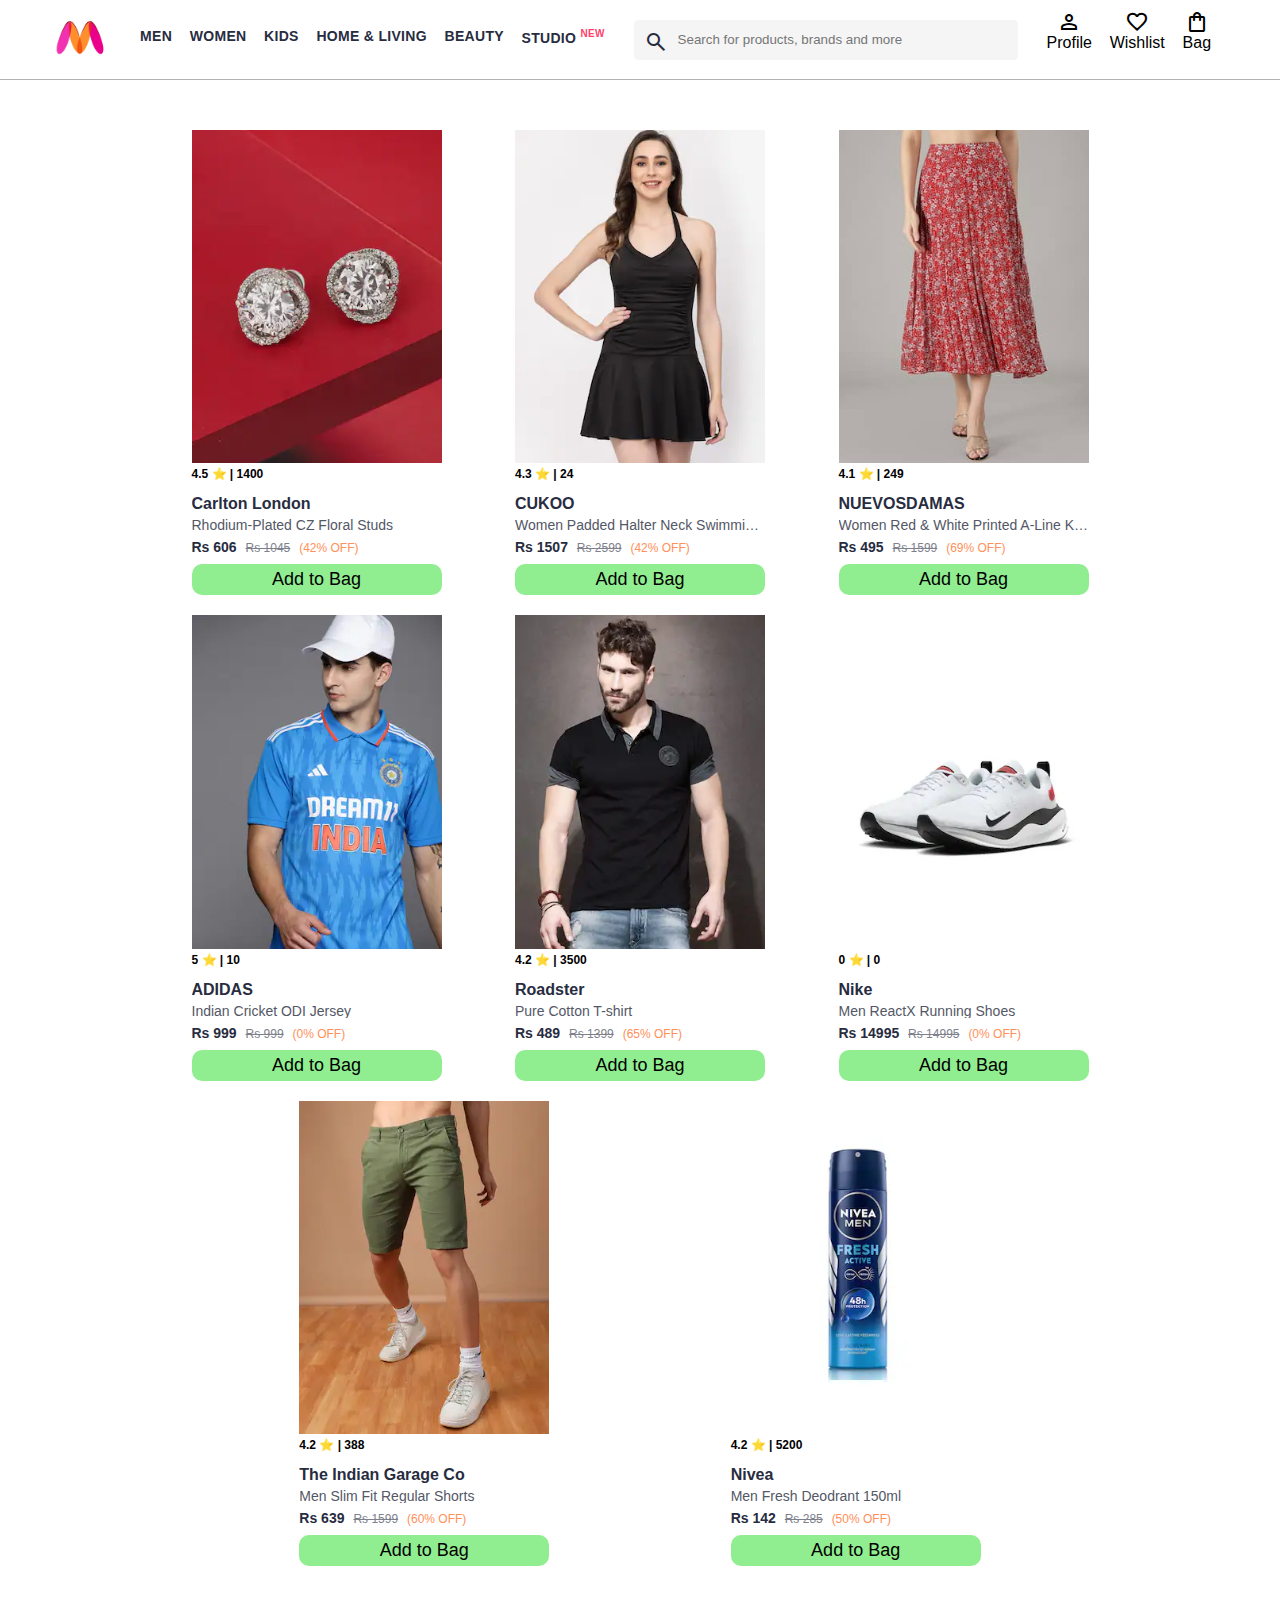
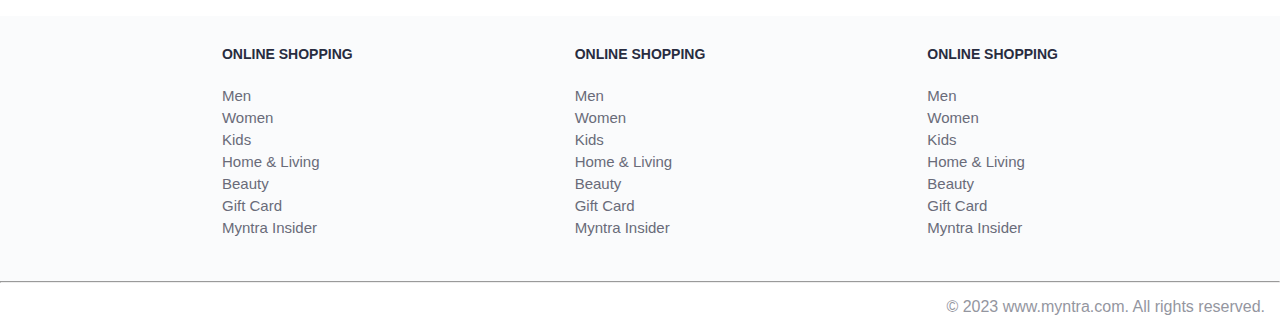
<file: index.html>
<!DOCTYPE html>
<html lang="en">

<head>
    <title>Myntra Functional Clone</title>
    <link rel="stylesheet" href="css/index.css">
    <link rel="stylesheet"
        href="https://fonts.googleapis.com/css2?family=Material+Symbols+Outlined:opsz,wght,FILL,GRAD@20..48,100..700,0..1,-50..200" />
</head>

<body>
    <header>
        <div class="logo_container">
            <a href="#"><img class="myntra_home" src="images/myntra_logo.webp" alt="Myntra Home"></a>
        </div>
        <nav class="nav_bar">
            <a href="#">Men</a>
            <a href="#">Women</a>
            <a href="#">Kids</a>
            <a href="#">Home & Living</a>
            <a href="#">Beauty</a>
            <a href="#">Studio <sup>New</sup></a>
        </nav>
        <div class="search_bar">
            <span class="material-symbols-outlined search_icon">search</span>
            <input class="search_input" placeholder="Search for products, brands and more">
        </div>
        <div class="action_bar">
            <div class="action_container">
                <span class="material-symbols-outlined action_icon">person</span>
                <span class="action_name">Profile</span>
            </div>

            <div class="action_container">
                <span class="material-symbols-outlined action_icon">favorite</span>
                <span class="action_name">Wishlist</span>
            </div>

            <a class="action_container" href="pages/bag.html">
                <span class="material-symbols-outlined action_icon">shopping_bag</span>
                <span class="action_name">Bag</span>
                <span class="bag-item-count">0</span>
            </a>
        </div>
    </header>
    <main>
        <div class="items-container">

        </div>
    </main>
    <footer>
        <div class="footer_container">
            <div class="footer_column">
                <h3>ONLINE SHOPPING</h3>

                <a href="#">Men</a>
                <a href="#">Women</a>
                <a href="#">Kids</a>
                <a href="#">Home & Living</a>
                <a href="#">Beauty</a>
                <a href="#">Gift Card</a>
                <a href="#">Myntra Insider</a>
            </div>

            <div class="footer_column">
                <h3>ONLINE SHOPPING</h3>

                <a href="#">Men</a>
                <a href="#">Women</a>
                <a href="#">Kids</a>
                <a href="#">Home & Living</a>
                <a href="#">Beauty</a>
                <a href="#">Gift Card</a>
                <a href="#">Myntra Insider</a>
            </div>

            <div class="footer_column">
                <h3>ONLINE SHOPPING</h3>

                <a href="#">Men</a>
                <a href="#">Women</a>
                <a href="#">Kids</a>
                <a href="#">Home & Living</a>
                <a href="#">Beauty</a>
                <a href="#">Gift Card</a>
                <a href="#">Myntra Insider</a>
            </div>
        </div>
        <hr>

        <div class="copyright">
            © 2023 www.myntra.com. All rights reserved.
        </div>
    </footer>


    <script src="data/items.js"></script>
    <script src="scripts/index.js"></script>
</body>

</html>
</file>
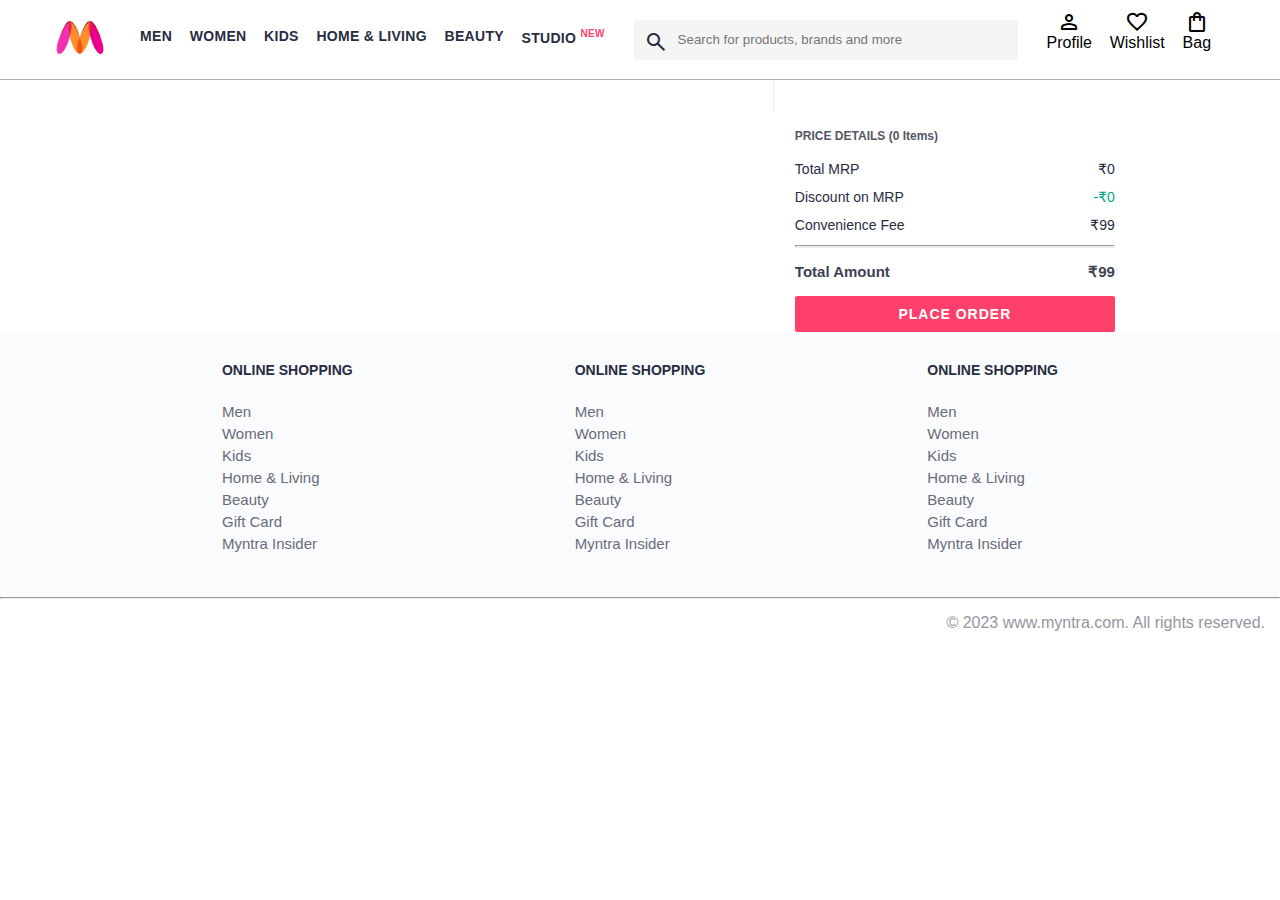
<file: pages/bag.html>
<!DOCTYPE html>
<html lang="en">

<head>
  <title>Myntra Clone</title>
  <link rel="stylesheet" href="../css/index.css">
  <link rel="stylesheet" href="../css/bag.css">
  <link rel="stylesheet"
    href="https://fonts.googleapis.com/css2?family=Material+Symbols+Outlined:opsz,wght,FILL,GRAD@20..48,100..700,0..1,-50..200" />
</head>

<body>
  <header>
    <div class="logo_container">
      <a href="#"><img class="myntra_home" src="../images/myntra_logo.webp" alt="Myntra Home"></a>
    </div>
    <nav class="nav_bar">
      <a href="#">Men</a>
      <a href="#">Women</a>
      <a href="#">Kids</a>
      <a href="#">Home & Living</a>
      <a href="#">Beauty</a>
      <a href="#">Studio <sup>New</sup></a>
    </nav>
    <div class="search_bar">
      <span class="material-symbols-outlined search_icon">search</span>
      <input class="search_input" placeholder="Search for products, brands and more">
    </div>
    <div class="action_bar">
      <div class="action_container">
        <span class="material-symbols-outlined action_icon">person</span>
        <span class="action_name">Profile</span>
      </div>

      <div class="action_container">
        <span class="material-symbols-outlined action_icon">favorite</span>
        <span class="action_name">Wishlist</span>
      </div>

      <div class="action_container">
        <span class="material-symbols-outlined action_icon">shopping_bag</span>
        <span class="action_name">Bag</span>
        <span class="bag-item-count">0</span>
      </div>
    </div>
  </header>
  <main>
    <div class="bag-page">
      <div class="bag-items-container">

      </div>
      <div class="bag-summary">
        <div class="bag-details-container">
          <div class="price-header">PRICE DETAILS (2 Items) </div>
          <div class="price-item">
            <span class="price-item-tag">Total MRP</span>
            <span class="price-item-value">Rs1284</span>
          </div>
          <div class="price-item">
            <span class="price-item-tag">Discount on MRP</span>
            <span class="price-item-value priceDetail-base-discount">-Rs143</span>
          </div>
          <div class="price-item">
            <span class="price-item-tag">Convenience Fee</span>
            <span class="price-item-value">Rs 99</span>
          </div>
          <hr>
          <div class="price-footer">
            <span class="price-item-tag">Total Amount</span>
            <span class="price-item-value">Rs 1240</span>
          </div>
        </div>
        <button class="btn-place-order">
          <div class="css-xjhrni">PLACE ORDER</div>
        </button>
      </div>

    </div>
  </main>
  <footer>
    <div class="footer_container">
      <div class="footer_column">
        <h3>ONLINE SHOPPING</h3>

        <a href="#">Men</a>
        <a href="#">Women</a>
        <a href="#">Kids</a>
        <a href="#">Home & Living</a>
        <a href="#">Beauty</a>
        <a href="#">Gift Card</a>
        <a href="#">Myntra Insider</a>
      </div>

      <div class="footer_column">
        <h3>ONLINE SHOPPING</h3>

        <a href="#">Men</a>
        <a href="#">Women</a>
        <a href="#">Kids</a>
        <a href="#">Home & Living</a>
        <a href="#">Beauty</a>
        <a href="#">Gift Card</a>
        <a href="#">Myntra Insider</a>
      </div>

      <div class="footer_column">
        <h3>ONLINE SHOPPING</h3>

        <a href="#">Men</a>
        <a href="#">Women</a>
        <a href="#">Kids</a>
        <a href="#">Home & Living</a>
        <a href="#">Beauty</a>
        <a href="#">Gift Card</a>
        <a href="#">Myntra Insider</a>
      </div>
    </div>
    <hr>

    <div class="copyright">
      © 2023 www.myntra.com. All rights reserved.
    </div>
  </footer>
  <script src="../data/items.js"></script>
  <script src="../scripts/index.js"></script>
  <script src="../scripts/bag.js"></script>
</body>

</html>
</file>
<file: css/index.css>
* {
    margin: 0;
    padding: 0;
    font-family: Assistant, -apple-system, BlinkMacSystemFont, Segoe UI, Roboto, Helvetica, Arial, sans-serif;
    box-sizing: border-box;
}

header {
    display: flex;
    background-color: #ffffff;
    height: 80px;
    justify-content: space-between;
    align-items: center;
    border-bottom: 1px solid #b6b1b1;
}

.myntra_home {
    height: 45px;
}

.logo_container {
    margin-left: 4%;
}

.action_bar {
    margin-right: 4%;
}

.nav_bar {
    display: flex;
    min-width: 500px;
    justify-content: space-evenly;
}

.nav_bar a {
    font-size: 14px;
    letter-spacing: .3px;
    color: #282c3f;
    font-weight: 700;
    text-transform: uppercase;
    text-decoration: none;
    padding: 27px 0;
    border-bottom: 5px solid #ffffff;
}

.nav_bar a:hover {
    border-bottom: 4px solid #f54e77;
}

.nav_bar a sup {
    color: #ff3f6c;
    font-size: 10px;
}

.search_bar {
    height: 40px;
    min-width: 200px;
    width: 30%;
    display: flex;
    align-items: center;
}

.search_icon {
    box-sizing: content-box;
    height: 20px;
    padding: 10px;

    background-color: #f5f5f6;
    color: #282c3f;
    font-weight: 300;
    border-radius: 4px 0 0 4px;
}

.search_input {
    color: #696e79;
    background-color: #f5f5f6;
    flex-grow: 1;
    height: 40px;
    border: 0;
    border-radius: 0 4px 4px 0;
}

.action_bar {
    display: flex;
    min-width: 200px;
    justify-content: space-evenly;
}

.action_container {
    display: flex;
    flex-direction: column;
    align-items: center;
}

/* Main section */
.banner_container {
    margin: 40px 0;
}

.banner_image {
    width: 100%;
}

.category_heading {
    text-transform: uppercase;
    color: #3e4152;
    letter-spacing: .15em;
    font-size: 1.8em;
    margin: 50px 0 10px 30px;
    max-height: 5em;
    font-weight: 700;
}

.category-items,
.items-container {
    width: 80%;
    margin: 50px 10%;
    display: flex;
    flex-wrap: wrap;
    justify-content: space-evenly;
}

.sale_item {
    width: 250px;
}

.footer_container {
    padding: 30px 0px 40px 0px;
    background: #FAFBFC;
    display: flex;
    justify-content: space-evenly;
}

.footer_column {
    display: flex;
    flex-direction: column;
}

.footer_column h3 {
    color: #282c3f;
    font-size: 14px;
    margin-bottom: 25px;
}

.footer_column a {
    color: #696b79;
    font-size: 15px;
    text-decoration: none;
    padding-bottom: 5px;
}

.copyright {
    color: #94969f;
    text-align: end;
    padding: 15px;
}

.items-container {
    width: 80%;
    margin: 40px 10%;
}

.item-container {
    width: 250px;
    margin: 10px;
}

.item-image {
    width: 100%;
}

.rating {
    font-size: 12px;
    font-weight: 700;
}

.company-name {
    margin-top: 15px;
    font-size: 16px;
    font-weight: 700;
    line-height: 1;
    color: #282c3f;
    margin-bottom: 6px;
    overflow: hidden;
    text-overflow: ellipsis;
    white-space: nowrap;
}

.item-name {
    color: #535766;
    font-size: 14px;
    line-height: 1;
    margin-bottom: 0;
    margin-top: 0;
    overflow: hidden;
    text-overflow: ellipsis;
    white-space: nowrap;
    font-weight: 400;
    display: block;
}

.price {
    margin-top: 8px;
    font-size: 14px;
    line-height: 15px;
    color: #282c3f;
    white-space: nowrap;
}

.current-price {
    font-size: 14px;
    font-weight: 700;
    color: #282c3f;
}

.original-price {
    text-decoration: line-through;
    color: #7e818c;
    font-weight: 400;
    margin-left: 5px;
    font-size: 12px;
}

.discount {
    color: #ff905a;
    font-weight: 400;
    font-size: 12px;
    margin-left: 5px;
}

.btn-add-bag {
    margin-top: 8px;
    width: 100%;
    background-color: lightgreen;
    font-size: 18px;
    border: none;
    padding: 5px 15px;
    border-radius: 10px;
    cursor: pointer;
}

.bag-item-count {
    background-color: #f16565;
    white-space: nowrap;
    text-align: center;
    line-height: 18px;
    padding: 0 6px;
    height: 18px;
    position: relative;
    border-radius: 50%;
    font-size: 12px;
    color: #fff;
    left: 13px;
    top: -44px;
    font-weight: 700;
    cursor: pointer;
}

.action_container {
    text-decoration: none;
}

a.action_container:link {
    color: black;
}
</file>
<file: css/bag.css>
.bag-items-container {
  display: inline-block;
  width: 64%;
  padding-right: 20px;
  border-right: 1px solid #eaeaec;
  padding-top: 32px;
  color: #282c3f;
  font-size: 13px;
  line-height: 1.42857143;
}

.bag-page {
  width: 75%;
  margin-left: 12.5%;
}

.bag-summary {
  vertical-align: top;
  display: inline-block;
  width: 35%;
  padding: 24px 0 0 16px;
  color: #282c3f;
  font-size: 13px;
  line-height: 1.42857143;
}

.bag-details-container {
  margin-bottom: 16px;
}

.price-header {
  font-size: 12px;
  font-weight: 700;
  margin: 24px 0 16px;
  color: #535766;
}

.price-item {
  margin-bottom: 12px;
  line-height: 16px;
  font-size: 14px;
  color: #282c3f;
}

.price-item-value {
  float: right;
}

.priceDetail-base-discount {
  color: #03a685;
}

.price-footer {
  font-weight: 700;
  font-size: 15px;
  padding-top: 16px;
  border-top: 1px solid #eaeaec;
  color: #3e4152;
  line-height: 16px;
}

.btn-place-order {
  width: 100%;
  letter-spacing: 1px;
  font-size: 14px;
  font-weight: 600;
  border-radius: 2px;
  border-width: 0px;
  padding: 10px 16px;
  background-color: rgb(255, 63, 108);
  color: rgb(255, 255, 255);
  cursor: pointer;
}

.bag-item-container {
  margin-bottom: 8px;
  background: #fff;
  font-size: 14px;
  border: 1px solid #eaeaec;
  border-radius: 4px;
  position: relative;
  padding: 12px 12px 0;
}

.item-left-part {
  position: absolute;
  background: rgb(255, 242, 223);
  height: 148px;
  width: 111px;
}

.item-right-part {
  padding-left: 12px;
  position: relative;
  min-height: 148px;
  margin-left: 111px;
  margin-bottom: 12px;
}

.bag-item-img {
  width: 100%;
}

.return-period {
  display: inline-flex;
  font-size: 14px;
  padding-top: 8px;
}

.return-period-days {
  font-weight: 700;
  margin-right: 4px;
}

.delivery-details {
  margin-top: 5px;
  color: #282c3f;
  font-size: 12px;
  letter-spacing: -.1px;
  margin-bottom: 8px;
  line-height: 15px;
}

.delivery-details-days {
  color: #03a685;
}

.remove-from-cart {
  position: absolute;
  font-size: 25px;
  top: 10px;
  right: 18px;
  width: 14px;
  height: 14px;
  cursor: pointer;
}
</file>
